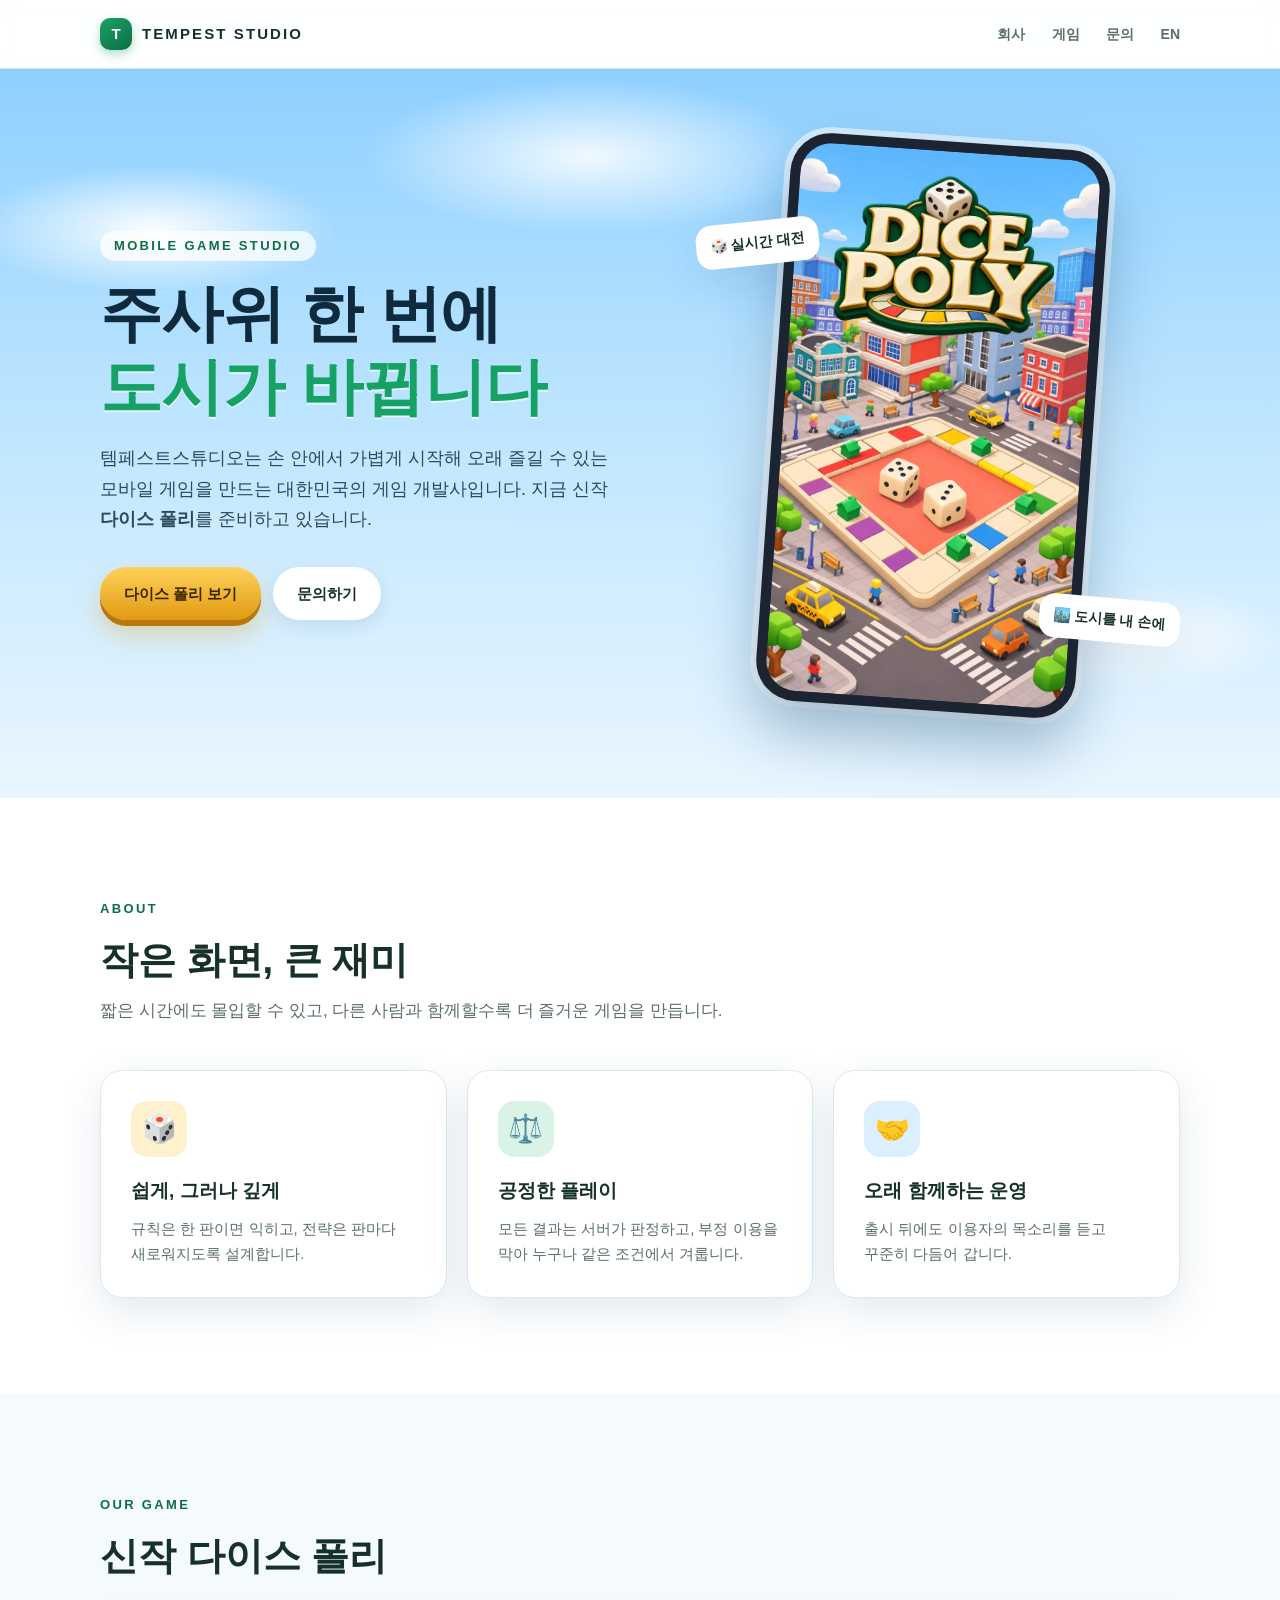
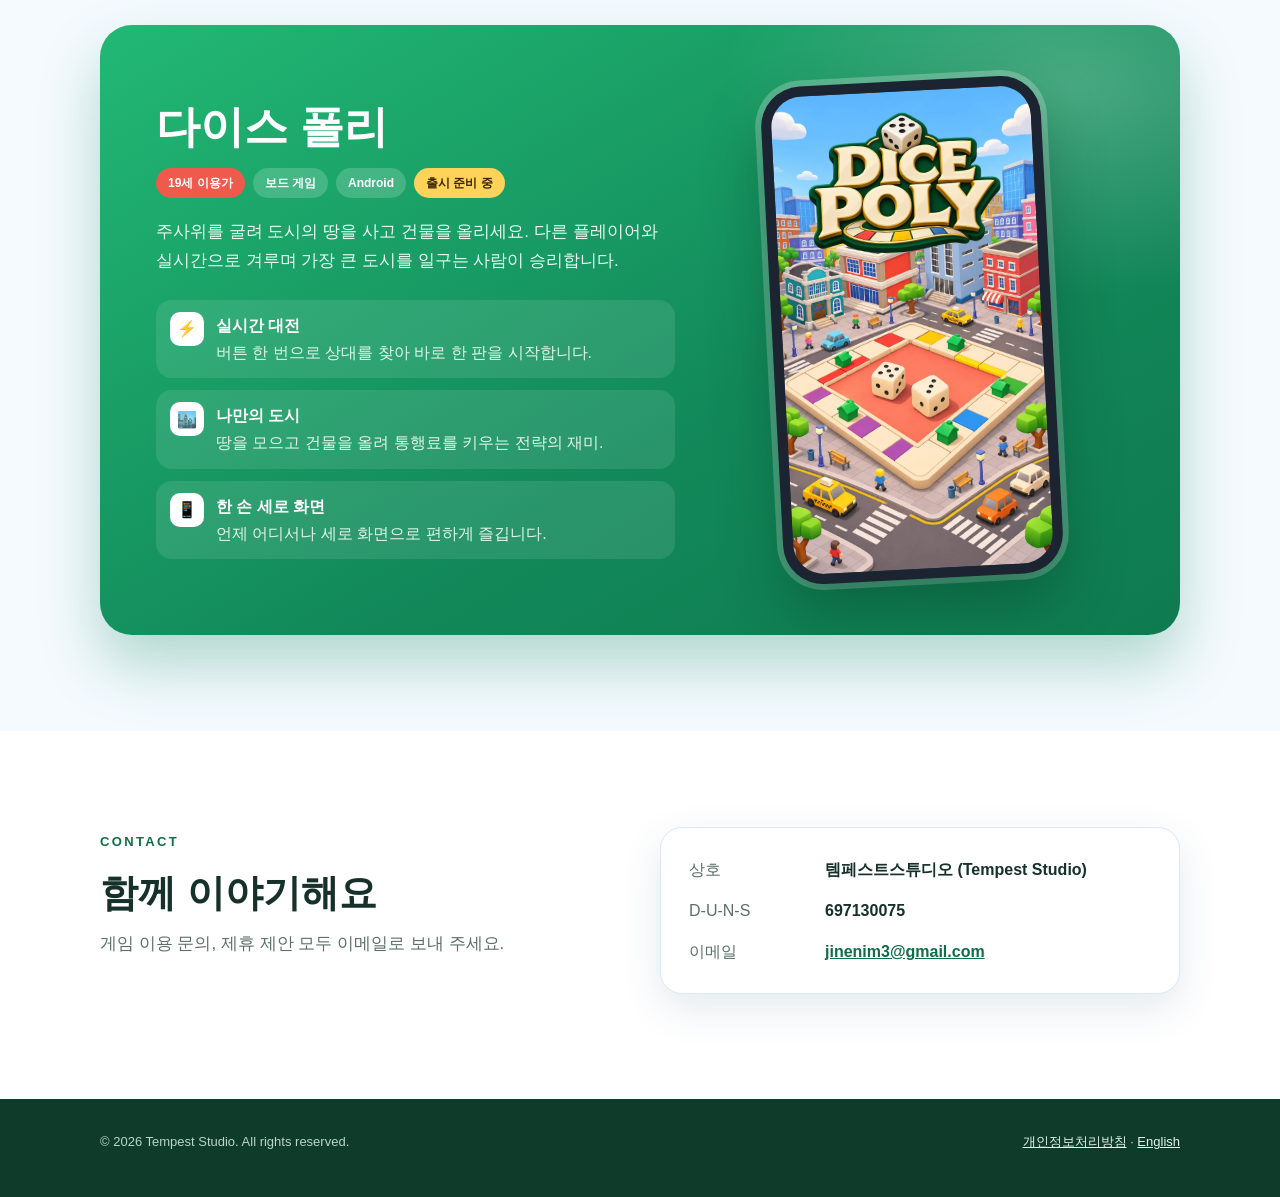
<file: index.html>
<!doctype html>
<!--
  템페스트스튜디오 회사 소개 페이지(한국어, 기본).
  - Google Play Console 조직 계정 전환 시 "웹사이트"로 등록하고,
    Google Search Console로 소유를 확인받는 용도입니다.
  - 영어판: en/index.html (내용을 바꿀 때 같이 바꿉니다), 개인정보처리방침: privacy.html
  - 이미지: images/ (다이스 폴리 세로 타이틀 화면 = 도시 그림 위에 로고를 합친 것, 로고 단독, 공유 미리보기 og.jpg, 파비콘)
  - 문의 이메일은 이 폴더의 모든 html에 같은 값이 들어갑니다. 바꿀 때 전부 같이 바꿉니다.
  - og:url 등 절대 주소는 지금 GitHub Pages 주소입니다. 도메인을 연결하면 바꿉니다.
-->
<html lang="ko">
<head>
  <meta charset="utf-8">
  <meta name="viewport" content="width=device-width, initial-scale=1">
  <title>템페스트스튜디오 | Tempest Studio</title>
  <meta name="description" content="템페스트스튜디오(Tempest Studio)는 모바일 게임을 만드는 대한민국의 게임 개발사입니다. 신작 다이스 폴리를 준비하고 있습니다.">
  <meta name="theme-color" content="#8fd0ff">
  <meta property="og:type" content="website">
  <meta property="og:title" content="템페스트스튜디오 | Tempest Studio">
  <meta property="og:description" content="주사위 하나로 도시를 손에 넣는 실시간 보드 게임, 다이스 폴리">
  <meta property="og:image" content="https://jinenim.github.io/tempeststudio/images/og.jpg">
  <meta property="og:url" content="https://jinenim.github.io/tempeststudio/">
  <link rel="icon" type="image/png" href="images/favicon.png">
  <link rel="alternate" hreflang="en" href="en/">
  <link rel="stylesheet" href="style.css">
</head>
<body>
  <header class="site">
    <div class="wrap">
      <a class="logo" href="./"><span class="mark">T</span><span class="name">TEMPEST STUDIO</span></a>
      <nav class="site">
        <a class="hide-sm" href="#about">회사</a>
        <a class="hide-sm" href="#games">게임</a>
        <a class="hide-sm" href="#contact">문의</a>
        <a href="en/" lang="en">EN</a>
      </nav>
    </div>
  </header>

  <main>
    <div class="hero">
      <div class="wrap">
        <div>
          <span class="eyebrow">Mobile Game Studio</span>
          <h1>주사위 한 번에<br><em>도시가 바뀝니다</em></h1>
          <p class="lead">템페스트스튜디오는 손 안에서 가볍게 시작해 오래 즐길 수 있는 모바일 게임을 만드는 대한민국의 게임 개발사입니다. 지금 신작 <b>다이스 폴리</b>를 준비하고 있습니다.</p>
          <div class="btns">
            <a class="btn primary" href="#games">다이스 폴리 보기</a>
            <a class="btn ghost" href="#contact">문의하기</a>
          </div>
        </div>
        <div class="showcase">
          <div class="phone"><img src="images/dicepoly-title.webp" width="720" height="1280" alt="다이스 폴리 타이틀 화면: 로고 아래 도시 한가운데 놓인 보드 위로 주사위 두 개가 굴러갑니다"></div>
          <span class="sticker s1">🎲 실시간 대전</span>
          <span class="sticker s2">🏙️ 도시를 내 손에</span>
        </div>
      </div>
    </div>

    <section id="about" class="alt">
      <div class="wrap">
        <div class="section-head">
          <span class="eyebrow">About</span>
          <h2>작은 화면, 큰 재미</h2>
          <p>짧은 시간에도 몰입할 수 있고, 다른 사람과 함께할수록 더 즐거운 게임을 만듭니다.</p>
        </div>
        <div class="values">
          <div class="value">
            <div class="icon" aria-hidden="true">🎲</div>
            <h3>쉽게, 그러나 깊게</h3>
            <p>규칙은 한 판이면 익히고, 전략은 판마다 새로워지도록 설계합니다.</p>
          </div>
          <div class="value">
            <div class="icon" aria-hidden="true">⚖️</div>
            <h3>공정한 플레이</h3>
            <p>모든 결과는 서버가 판정하고, 부정 이용을 막아 누구나 같은 조건에서 겨룹니다.</p>
          </div>
          <div class="value">
            <div class="icon" aria-hidden="true">🤝</div>
            <h3>오래 함께하는 운영</h3>
            <p>출시 뒤에도 이용자의 목소리를 듣고 꾸준히 다듬어 갑니다.</p>
          </div>
        </div>
      </div>
    </section>

    <section id="games">
      <div class="wrap">
        <div class="section-head">
          <span class="eyebrow">Our Game</span>
          <h2>신작 다이스 폴리</h2>
        </div>
        <div class="game">
          <div>
            <h3>다이스 폴리</h3>
            <div class="badges">
              <span class="badge age">19세 이용가</span>
              <span class="badge">보드 게임</span>
              <span class="badge">Android</span>
              <span class="badge soon">출시 준비 중</span>
            </div>
            <p class="desc">주사위를 굴려 도시의 땅을 사고 건물을 올리세요. 다른 플레이어와 실시간으로 겨루며 가장 큰 도시를 일구는 사람이 승리합니다.</p>
            <ul class="features">
              <li><span class="dot" aria-hidden="true">⚡</span><span><b>실시간 대전</b>버튼 한 번으로 상대를 찾아 바로 한 판을 시작합니다.</span></li>
              <li><span class="dot" aria-hidden="true">🏙️</span><span><b>나만의 도시</b>땅을 모으고 건물을 올려 통행료를 키우는 전략의 재미.</span></li>
              <li><span class="dot" aria-hidden="true">📱</span><span><b>한 손 세로 화면</b>언제 어디서나 세로 화면으로 편하게 즐깁니다.</span></li>
            </ul>
          </div>
          <div class="shot">
            <div class="phone"><img src="images/dicepoly-title.webp" width="720" height="1280" alt="다이스 폴리 타이틀 화면" loading="lazy"></div>
          </div>
        </div>
      </div>
    </section>

    <section id="contact" class="alt">
      <div class="wrap company">
        <div class="section-head">
          <span class="eyebrow">Contact</span>
          <h2>함께 이야기해요</h2>
          <p>게임 이용 문의, 제휴 제안 모두 이메일로 보내 주세요.</p>
        </div>
        <dl class="info">
          <dt>상호</dt><dd>템페스트스튜디오 (Tempest Studio)</dd>
          <dt>D-U-N-S</dt><dd>697130075</dd>
          <dt>이메일</dt><dd><a href="mailto:jinenim3@gmail.com">jinenim3@gmail.com</a></dd>
        </dl>
      </div>
    </section>
  </main>

  <footer class="site">
    <div class="wrap">
      <span>© 2026 Tempest Studio. All rights reserved.</span>
      <span><a href="privacy.html">개인정보처리방침</a> · <a href="en/" lang="en">English</a></span>
    </div>
  </footer>
</body>
</html>
</file>
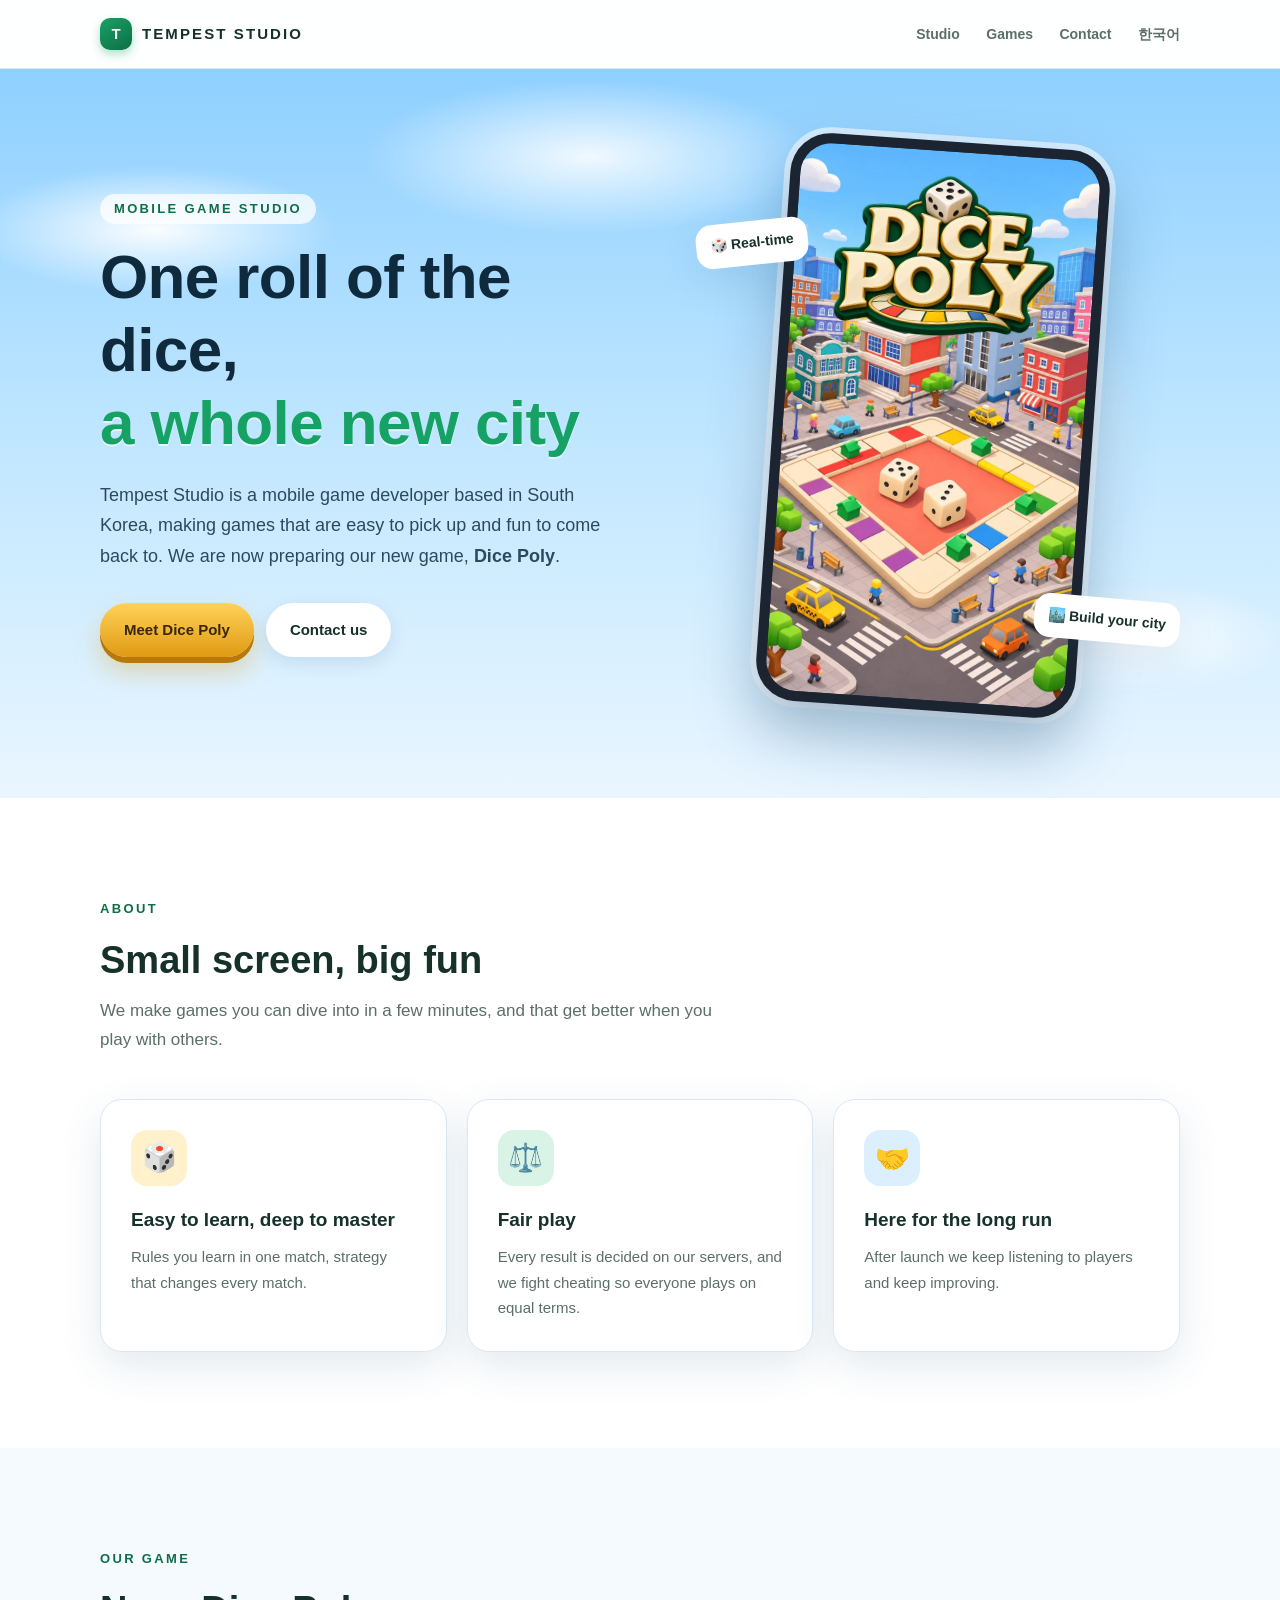
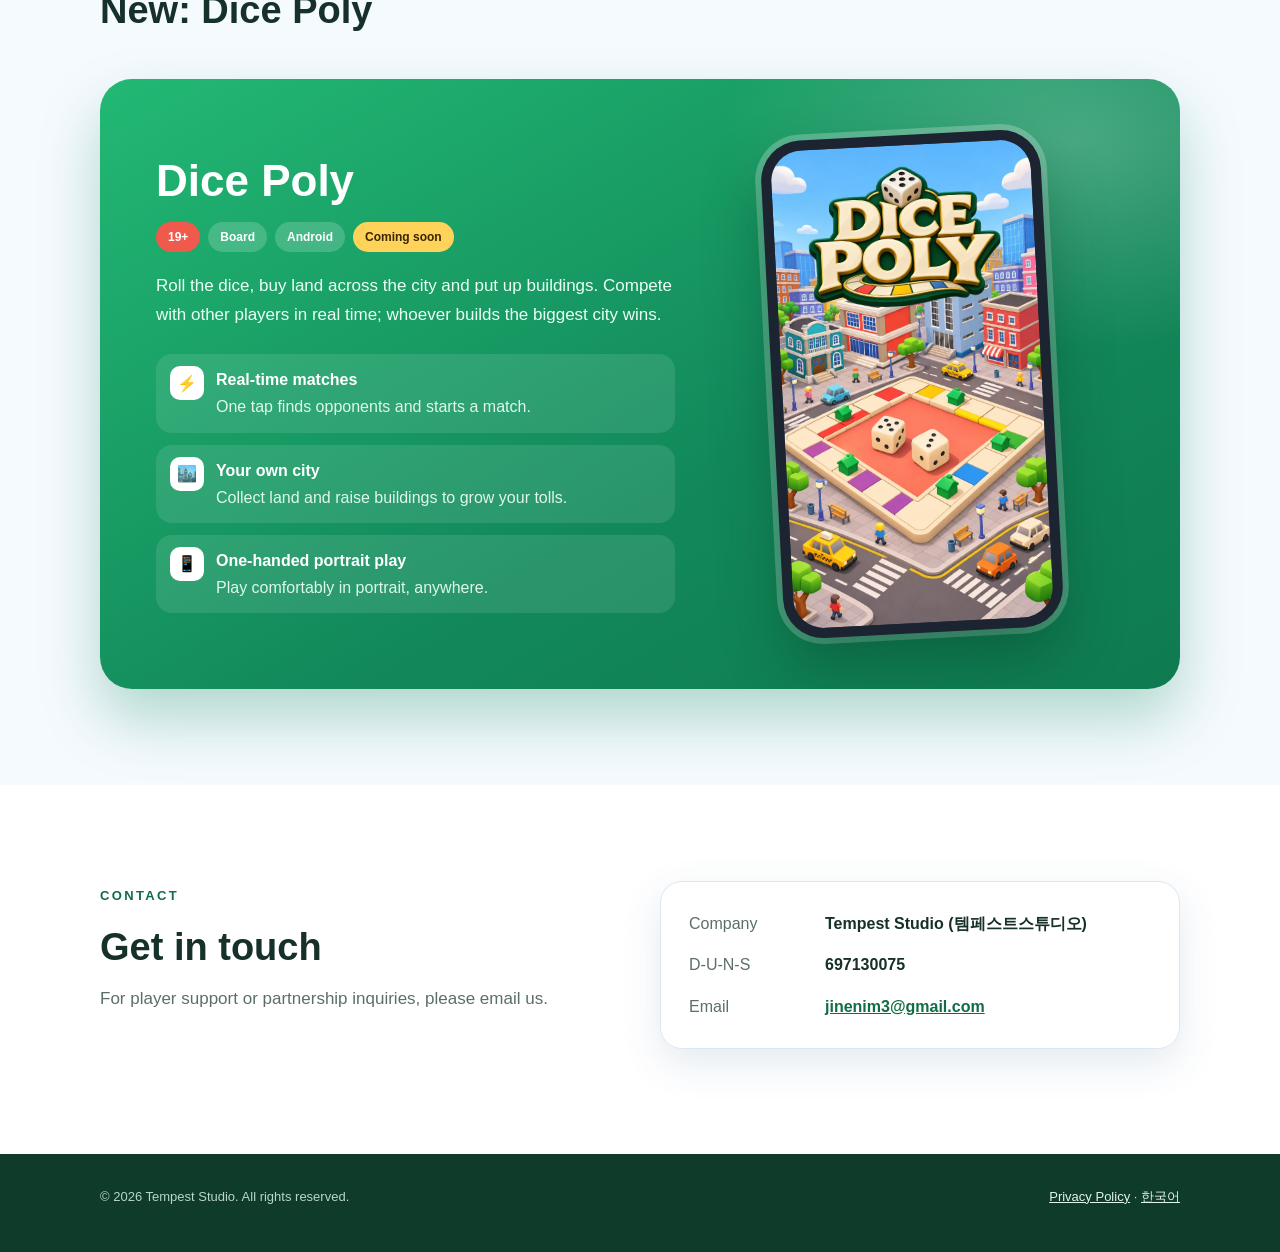
<file: en/index.html>
<!doctype html>
<!--
  템페스트스튜디오 회사 소개 페이지(영어판). 한국어 기본판은 ../index.html 입니다.
  내용을 바꿀 때는 한국어판과 같이 바꿉니다.
-->
<html lang="en">
<head>
  <meta charset="utf-8">
  <meta name="viewport" content="width=device-width, initial-scale=1">
  <title>Tempest Studio</title>
  <meta name="description" content="Tempest Studio is a mobile game developer based in South Korea, now preparing its new game Dice Poly.">
  <meta name="theme-color" content="#8fd0ff">
  <meta property="og:type" content="website">
  <meta property="og:title" content="Tempest Studio">
  <meta property="og:description" content="Dice Poly: roll the dice and build your city in real-time matches.">
  <meta property="og:image" content="https://jinenim.github.io/tempeststudio/images/og.jpg">
  <meta property="og:url" content="https://jinenim.github.io/tempeststudio/en/">
  <link rel="icon" type="image/png" href="../images/favicon.png">
  <link rel="alternate" hreflang="ko" href="../">
  <link rel="stylesheet" href="../style.css">
</head>
<body>
  <header class="site">
    <div class="wrap">
      <a class="logo" href="./"><span class="mark">T</span><span class="name">TEMPEST STUDIO</span></a>
      <nav class="site">
        <a class="hide-sm" href="#about">Studio</a>
        <a class="hide-sm" href="#games">Games</a>
        <a class="hide-sm" href="#contact">Contact</a>
        <a href="../" lang="ko">한국어</a>
      </nav>
    </div>
  </header>

  <main>
    <div class="hero">
      <div class="wrap">
        <div>
          <span class="eyebrow">Mobile Game Studio</span>
          <h1>One roll of the dice,<br><em>a whole new city</em></h1>
          <p class="lead">Tempest Studio is a mobile game developer based in South Korea, making games that are easy to pick up and fun to come back to. We are now preparing our new game, <b>Dice Poly</b>.</p>
          <div class="btns">
            <a class="btn primary" href="#games">Meet Dice Poly</a>
            <a class="btn ghost" href="#contact">Contact us</a>
          </div>
        </div>
        <div class="showcase">
          <div class="phone"><img src="../images/dicepoly-title.webp" width="720" height="1280" alt="Dice Poly title screen: under the logo, two dice roll across a board set in the middle of a city"></div>
          <span class="sticker s1">🎲 Real-time</span>
          <span class="sticker s2">🏙️ Build your city</span>
        </div>
      </div>
    </div>

    <section id="about" class="alt">
      <div class="wrap">
        <div class="section-head">
          <span class="eyebrow">About</span>
          <h2>Small screen, big fun</h2>
          <p>We make games you can dive into in a few minutes, and that get better when you play with others.</p>
        </div>
        <div class="values">
          <div class="value">
            <div class="icon" aria-hidden="true">🎲</div>
            <h3>Easy to learn, deep to master</h3>
            <p>Rules you learn in one match, strategy that changes every match.</p>
          </div>
          <div class="value">
            <div class="icon" aria-hidden="true">⚖️</div>
            <h3>Fair play</h3>
            <p>Every result is decided on our servers, and we fight cheating so everyone plays on equal terms.</p>
          </div>
          <div class="value">
            <div class="icon" aria-hidden="true">🤝</div>
            <h3>Here for the long run</h3>
            <p>After launch we keep listening to players and keep improving.</p>
          </div>
        </div>
      </div>
    </section>

    <section id="games">
      <div class="wrap">
        <div class="section-head">
          <span class="eyebrow">Our Game</span>
          <h2>New: Dice Poly</h2>
        </div>
        <div class="game">
          <div>
            <h3>Dice Poly</h3>
            <div class="badges">
              <span class="badge age">19+</span>
              <span class="badge">Board</span>
              <span class="badge">Android</span>
              <span class="badge soon">Coming soon</span>
            </div>
            <p class="desc">Roll the dice, buy land across the city and put up buildings. Compete with other players in real time; whoever builds the biggest city wins.</p>
            <ul class="features">
              <li><span class="dot" aria-hidden="true">⚡</span><span><b>Real-time matches</b>One tap finds opponents and starts a match.</span></li>
              <li><span class="dot" aria-hidden="true">🏙️</span><span><b>Your own city</b>Collect land and raise buildings to grow your tolls.</span></li>
              <li><span class="dot" aria-hidden="true">📱</span><span><b>One-handed portrait play</b>Play comfortably in portrait, anywhere.</span></li>
            </ul>
          </div>
          <div class="shot">
            <div class="phone"><img src="../images/dicepoly-title.webp" width="720" height="1280" alt="Dice Poly title screen" loading="lazy"></div>
          </div>
        </div>
      </div>
    </section>

    <section id="contact" class="alt">
      <div class="wrap company">
        <div class="section-head">
          <span class="eyebrow">Contact</span>
          <h2>Get in touch</h2>
          <p>For player support or partnership inquiries, please email us.</p>
        </div>
        <dl class="info">
          <dt>Company</dt><dd>Tempest Studio (템페스트스튜디오)</dd>
          <dt>D-U-N-S</dt><dd>697130075</dd>
          <dt>Email</dt><dd><a href="mailto:jinenim3@gmail.com">jinenim3@gmail.com</a></dd>
        </dl>
      </div>
    </section>
  </main>

  <footer class="site">
    <div class="wrap">
      <span>© 2026 Tempest Studio. All rights reserved.</span>
      <span><a href="privacy.html">Privacy Policy</a> · <a href="../" lang="ko">한국어</a></span>
    </div>
  </footer>
</body>
</html>
</file>
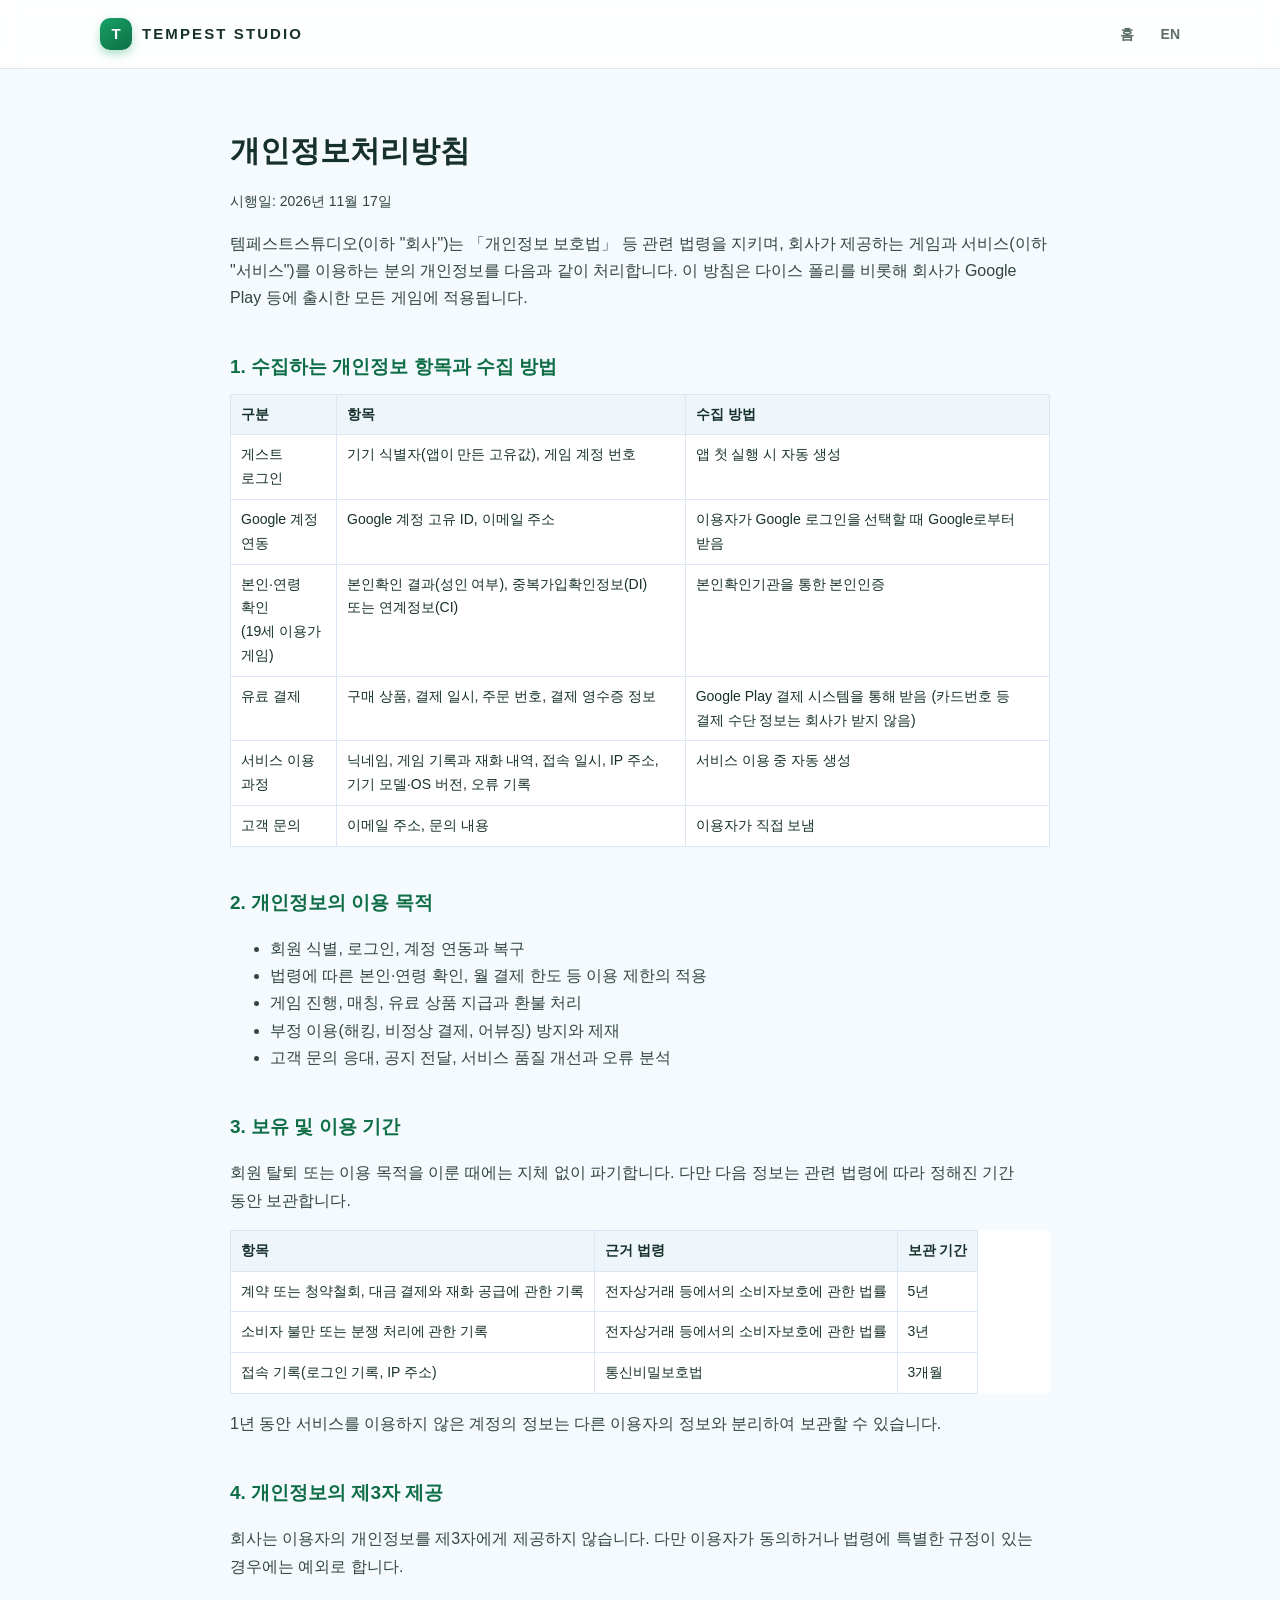
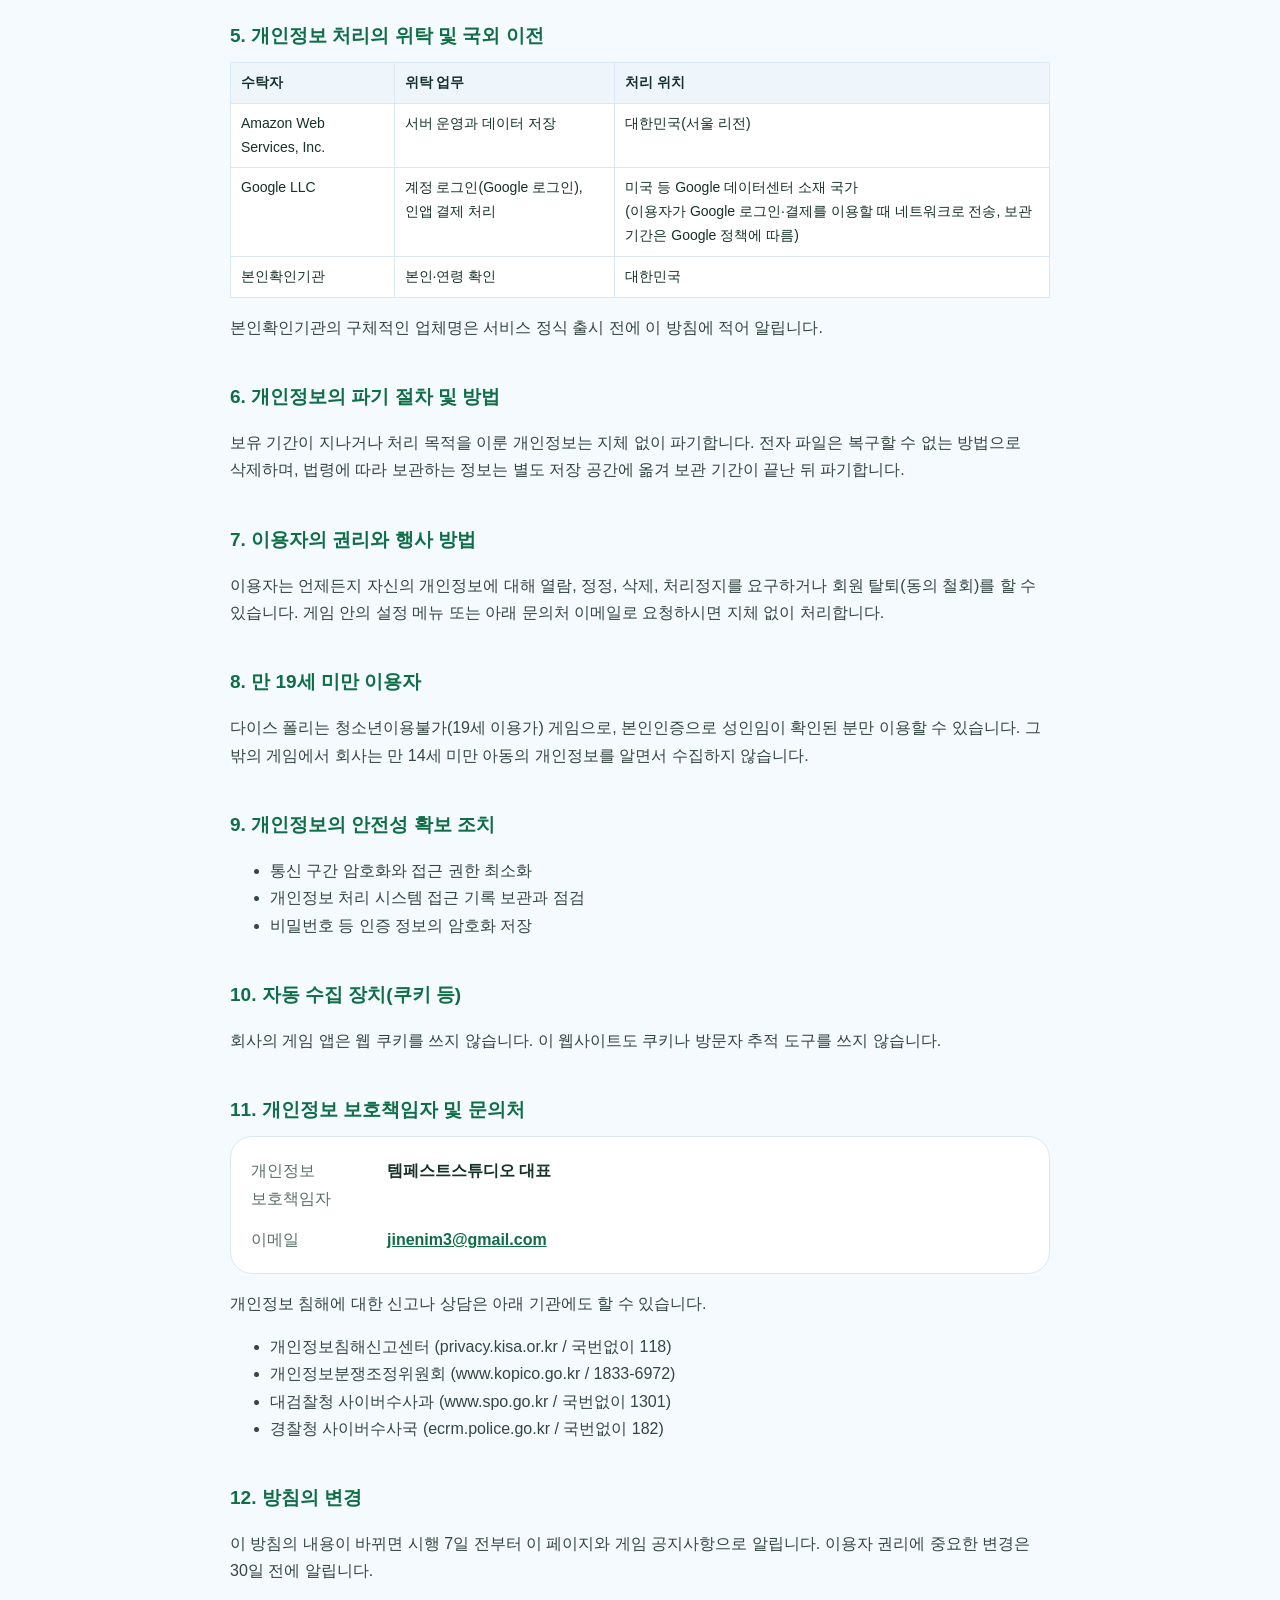
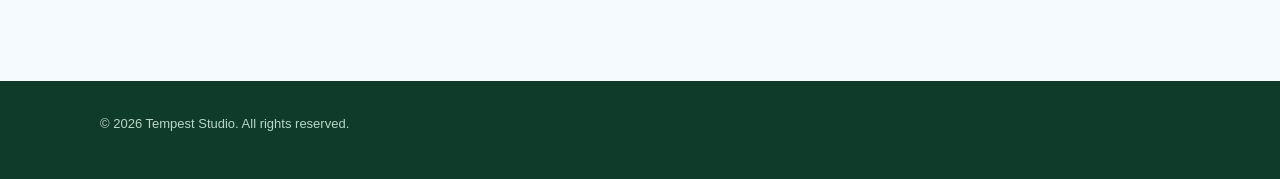
<file: privacy.html>
<!doctype html>
<!--
  템페스트스튜디오 개인정보처리방침(한국어, 정본).
  - Google Play Console 앱 등록의 "개인정보처리방침 URL"로 이 페이지 주소를 넣습니다.
  - 근거: 개인정보 보호법 제30조(처리방침 공개). 게임이 실제로 모으는 항목이 바뀌면
    (예: 광고 SDK 추가, 본인인증 업체 변경) 이 문서와 en/privacy.html 을 같이 고치고 시행일을 올립니다.
  - 수집 항목은 Server/Authenticate/IdentityVerifier.php(Google sub·이메일),
    게스트 로그인(deviceId), 인앱 결제(Server/InAppPurchase) 기준으로 적었습니다.
-->
<html lang="ko">
<head>
  <meta charset="utf-8">
  <meta name="viewport" content="width=device-width, initial-scale=1">
  <title>개인정보처리방침 | Tempest Studio</title>
  <link rel="alternate" hreflang="en" href="en/privacy.html">
  <link rel="icon" type="image/png" href="images/favicon.png">
  <link rel="stylesheet" href="style.css">
</head>
<body>
  <header class="site">
    <div class="wrap">
      <a class="logo" href="./"><span class="mark">T</span><span class="name">TEMPEST STUDIO</span></a>
      <nav class="site">
        <a href="./">홈</a>
        <a href="en/privacy.html" lang="en">EN</a>
      </nav>
    </div>
  </header>

  <main class="wrap doc">
    <h1>개인정보처리방침</h1>
    <p class="meta">시행일: 2026년 11월 17일</p>

    <p>템페스트스튜디오(이하 "회사")는 「개인정보 보호법」 등 관련 법령을 지키며, 회사가 제공하는 게임과 서비스(이하 "서비스")를 이용하는 분의 개인정보를 다음과 같이 처리합니다. 이 방침은 다이스 폴리를 비롯해 회사가 Google Play 등에 출시한 모든 게임에 적용됩니다.</p>

    <h2>1. 수집하는 개인정보 항목과 수집 방법</h2>
    <table>
      <tr><th>구분</th><th>항목</th><th>수집 방법</th></tr>
      <tr><td>게스트 로그인</td><td>기기 식별자(앱이 만든 고유값), 게임 계정 번호</td><td>앱 첫 실행 시 자동 생성</td></tr>
      <tr><td>Google 계정 연동</td><td>Google 계정 고유 ID, 이메일 주소</td><td>이용자가 Google 로그인을 선택할 때 Google로부터 받음</td></tr>
      <tr><td>본인·연령 확인<br>(19세 이용가 게임)</td><td>본인확인 결과(성인 여부), 중복가입확인정보(DI) 또는 연계정보(CI)</td><td>본인확인기관을 통한 본인인증</td></tr>
      <tr><td>유료 결제</td><td>구매 상품, 결제 일시, 주문 번호, 결제 영수증 정보</td><td>Google Play 결제 시스템을 통해 받음 (카드번호 등 결제 수단 정보는 회사가 받지 않음)</td></tr>
      <tr><td>서비스 이용 과정</td><td>닉네임, 게임 기록과 재화 내역, 접속 일시, IP 주소, 기기 모델·OS 버전, 오류 기록</td><td>서비스 이용 중 자동 생성</td></tr>
      <tr><td>고객 문의</td><td>이메일 주소, 문의 내용</td><td>이용자가 직접 보냄</td></tr>
    </table>

    <h2>2. 개인정보의 이용 목적</h2>
    <ul>
      <li>회원 식별, 로그인, 계정 연동과 복구</li>
      <li>법령에 따른 본인·연령 확인, 월 결제 한도 등 이용 제한의 적용</li>
      <li>게임 진행, 매칭, 유료 상품 지급과 환불 처리</li>
      <li>부정 이용(해킹, 비정상 결제, 어뷰징) 방지와 제재</li>
      <li>고객 문의 응대, 공지 전달, 서비스 품질 개선과 오류 분석</li>
    </ul>

    <h2>3. 보유 및 이용 기간</h2>
    <p>회원 탈퇴 또는 이용 목적을 이룬 때에는 지체 없이 파기합니다. 다만 다음 정보는 관련 법령에 따라 정해진 기간 동안 보관합니다.</p>
    <table>
      <tr><th>항목</th><th>근거 법령</th><th>보관 기간</th></tr>
      <tr><td>계약 또는 청약철회, 대금 결제와 재화 공급에 관한 기록</td><td>전자상거래 등에서의 소비자보호에 관한 법률</td><td>5년</td></tr>
      <tr><td>소비자 불만 또는 분쟁 처리에 관한 기록</td><td>전자상거래 등에서의 소비자보호에 관한 법률</td><td>3년</td></tr>
      <tr><td>접속 기록(로그인 기록, IP 주소)</td><td>통신비밀보호법</td><td>3개월</td></tr>
    </table>
    <p>1년 동안 서비스를 이용하지 않은 계정의 정보는 다른 이용자의 정보와 분리하여 보관할 수 있습니다.</p>

    <h2>4. 개인정보의 제3자 제공</h2>
    <p>회사는 이용자의 개인정보를 제3자에게 제공하지 않습니다. 다만 이용자가 동의하거나 법령에 특별한 규정이 있는 경우에는 예외로 합니다.</p>

    <h2>5. 개인정보 처리의 위탁 및 국외 이전</h2>
    <table>
      <tr><th>수탁자</th><th>위탁 업무</th><th>처리 위치</th></tr>
      <tr><td>Amazon Web Services, Inc.</td><td>서버 운영과 데이터 저장</td><td>대한민국(서울 리전)</td></tr>
      <tr><td>Google LLC</td><td>계정 로그인(Google 로그인), 인앱 결제 처리</td><td>미국 등 Google 데이터센터 소재 국가<br>(이용자가 Google 로그인·결제를 이용할 때 네트워크로 전송, 보관 기간은 Google 정책에 따름)</td></tr>
      <tr><td>본인확인기관</td><td>본인·연령 확인</td><td>대한민국</td></tr>
    </table>
    <p>본인확인기관의 구체적인 업체명은 서비스 정식 출시 전에 이 방침에 적어 알립니다.</p>

    <h2>6. 개인정보의 파기 절차 및 방법</h2>
    <p>보유 기간이 지나거나 처리 목적을 이룬 개인정보는 지체 없이 파기합니다. 전자 파일은 복구할 수 없는 방법으로 삭제하며, 법령에 따라 보관하는 정보는 별도 저장 공간에 옮겨 보관 기간이 끝난 뒤 파기합니다.</p>

    <h2>7. 이용자의 권리와 행사 방법</h2>
    <p>이용자는 언제든지 자신의 개인정보에 대해 열람, 정정, 삭제, 처리정지를 요구하거나 회원 탈퇴(동의 철회)를 할 수 있습니다. 게임 안의 설정 메뉴 또는 아래 문의처 이메일로 요청하시면 지체 없이 처리합니다.</p>

    <h2>8. 만 19세 미만 이용자</h2>
    <p>다이스 폴리는 청소년이용불가(19세 이용가) 게임으로, 본인인증으로 성인임이 확인된 분만 이용할 수 있습니다. 그 밖의 게임에서 회사는 만 14세 미만 아동의 개인정보를 알면서 수집하지 않습니다.</p>

    <h2>9. 개인정보의 안전성 확보 조치</h2>
    <ul>
      <li>통신 구간 암호화와 접근 권한 최소화</li>
      <li>개인정보 처리 시스템 접근 기록 보관과 점검</li>
      <li>비밀번호 등 인증 정보의 암호화 저장</li>
    </ul>

    <h2>10. 자동 수집 장치(쿠키 등)</h2>
    <p>회사의 게임 앱은 웹 쿠키를 쓰지 않습니다. 이 웹사이트도 쿠키나 방문자 추적 도구를 쓰지 않습니다.</p>

    <h2>11. 개인정보 보호책임자 및 문의처</h2>
    <dl class="info">
      <dt>개인정보 보호책임자</dt><dd>템페스트스튜디오 대표</dd>
      <dt>이메일</dt><dd><a href="mailto:jinenim3@gmail.com">jinenim3@gmail.com</a></dd>
    </dl>
    <p>개인정보 침해에 대한 신고나 상담은 아래 기관에도 할 수 있습니다.</p>
    <ul>
      <li>개인정보침해신고센터 (privacy.kisa.or.kr / 국번없이 118)</li>
      <li>개인정보분쟁조정위원회 (www.kopico.go.kr / 1833-6972)</li>
      <li>대검찰청 사이버수사과 (www.spo.go.kr / 국번없이 1301)</li>
      <li>경찰청 사이버수사국 (ecrm.police.go.kr / 국번없이 182)</li>
    </ul>

    <h2>12. 방침의 변경</h2>
    <p>이 방침의 내용이 바뀌면 시행 7일 전부터 이 페이지와 게임 공지사항으로 알립니다. 이용자 권리에 중요한 변경은 30일 전에 알립니다.</p>
  </main>

  <footer class="site">
    <div class="wrap">© 2026 Tempest Studio. All rights reserved.</div>
  </footer>
</body>
</html>
</file>
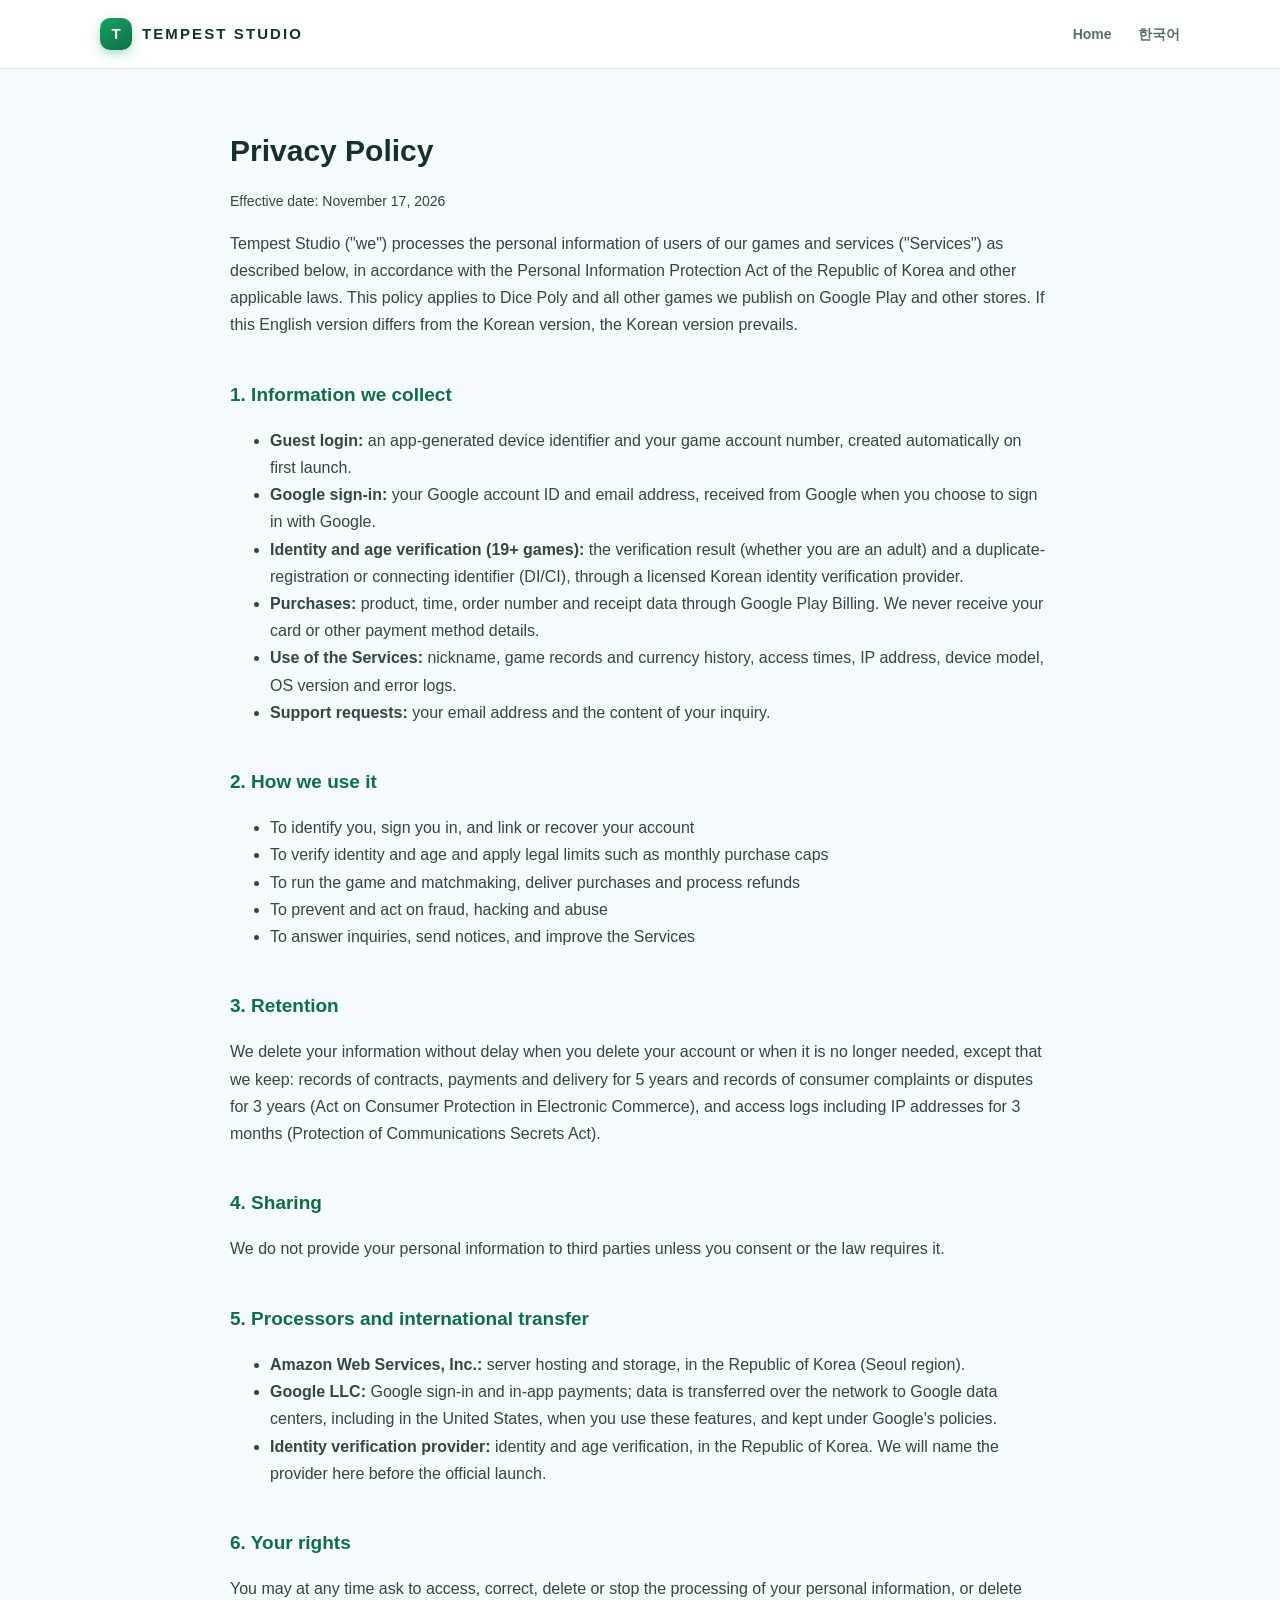
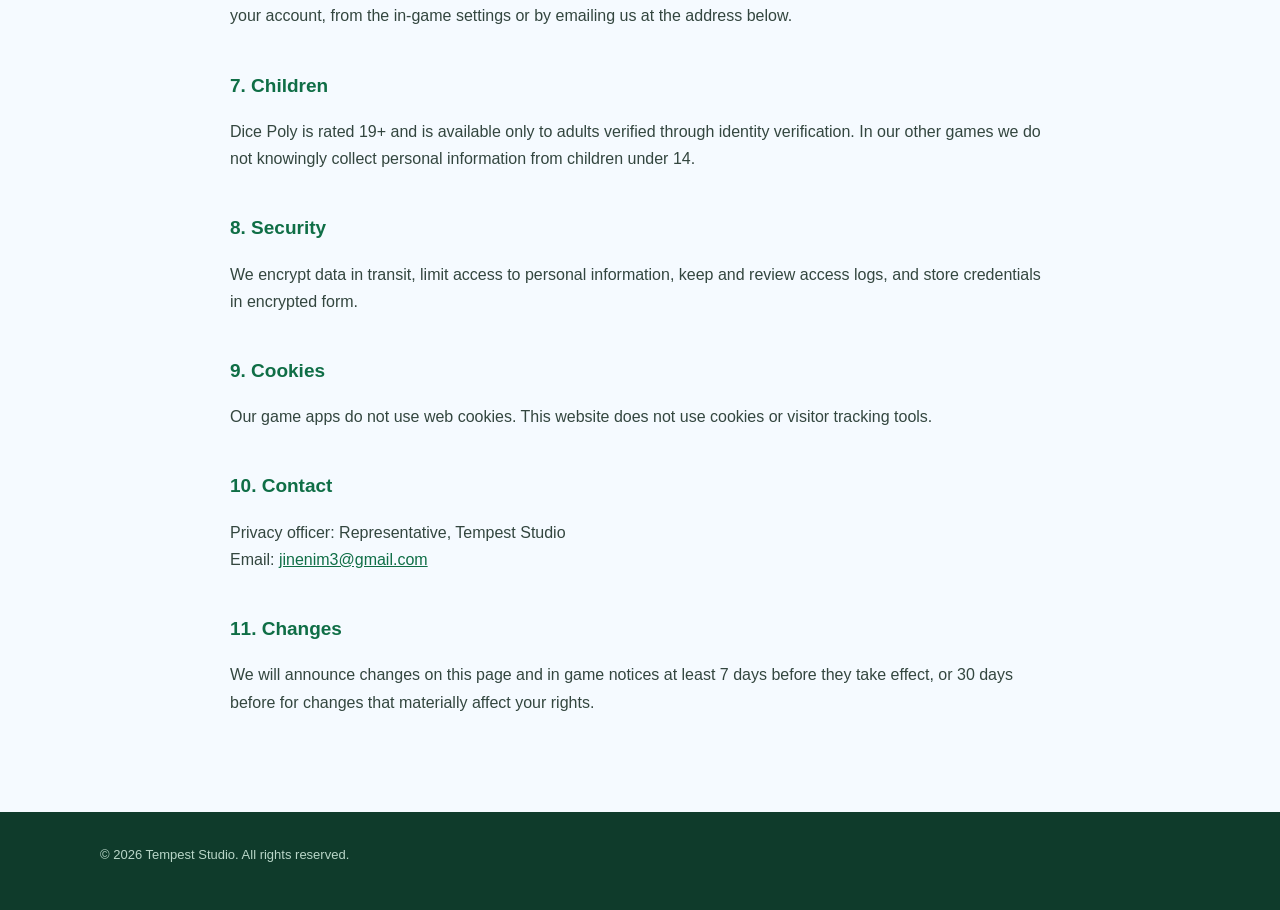
<file: en/privacy.html>
<!doctype html>
<!--
  템페스트스튜디오 개인정보처리방침(영어판). 정본은 ../privacy.html(한국어)이며,
  두 문서가 다르면 한국어판이 우선한다고 본문에 적어 두었습니다. 고칠 때 둘을 같이 고칩니다.
-->
<html lang="en">
<head>
  <meta charset="utf-8">
  <meta name="viewport" content="width=device-width, initial-scale=1">
  <title>Privacy Policy | Tempest Studio</title>
  <link rel="alternate" hreflang="ko" href="../privacy.html">
  <link rel="icon" type="image/png" href="../images/favicon.png">
  <link rel="stylesheet" href="../style.css">
</head>
<body>
  <header class="site">
    <div class="wrap">
      <a class="logo" href="./"><span class="mark">T</span><span class="name">TEMPEST STUDIO</span></a>
      <nav class="site">
        <a href="./">Home</a>
        <a href="../privacy.html" lang="ko">한국어</a>
      </nav>
    </div>
  </header>

  <main class="wrap doc">
    <h1>Privacy Policy</h1>
    <p class="meta">Effective date: November 17, 2026</p>

    <p>Tempest Studio ("we") processes the personal information of users of our games and services ("Services") as described below, in accordance with the Personal Information Protection Act of the Republic of Korea and other applicable laws. This policy applies to Dice Poly and all other games we publish on Google Play and other stores. If this English version differs from the Korean version, the Korean version prevails.</p>

    <h2>1. Information we collect</h2>
    <ul>
      <li><strong>Guest login:</strong> an app-generated device identifier and your game account number, created automatically on first launch.</li>
      <li><strong>Google sign-in:</strong> your Google account ID and email address, received from Google when you choose to sign in with Google.</li>
      <li><strong>Identity and age verification (19+ games):</strong> the verification result (whether you are an adult) and a duplicate-registration or connecting identifier (DI/CI), through a licensed Korean identity verification provider.</li>
      <li><strong>Purchases:</strong> product, time, order number and receipt data through Google Play Billing. We never receive your card or other payment method details.</li>
      <li><strong>Use of the Services:</strong> nickname, game records and currency history, access times, IP address, device model, OS version and error logs.</li>
      <li><strong>Support requests:</strong> your email address and the content of your inquiry.</li>
    </ul>

    <h2>2. How we use it</h2>
    <ul>
      <li>To identify you, sign you in, and link or recover your account</li>
      <li>To verify identity and age and apply legal limits such as monthly purchase caps</li>
      <li>To run the game and matchmaking, deliver purchases and process refunds</li>
      <li>To prevent and act on fraud, hacking and abuse</li>
      <li>To answer inquiries, send notices, and improve the Services</li>
    </ul>

    <h2>3. Retention</h2>
    <p>We delete your information without delay when you delete your account or when it is no longer needed, except that we keep: records of contracts, payments and delivery for 5 years and records of consumer complaints or disputes for 3 years (Act on Consumer Protection in Electronic Commerce), and access logs including IP addresses for 3 months (Protection of Communications Secrets Act).</p>

    <h2>4. Sharing</h2>
    <p>We do not provide your personal information to third parties unless you consent or the law requires it.</p>

    <h2>5. Processors and international transfer</h2>
    <ul>
      <li><strong>Amazon Web Services, Inc.:</strong> server hosting and storage, in the Republic of Korea (Seoul region).</li>
      <li><strong>Google LLC:</strong> Google sign-in and in-app payments; data is transferred over the network to Google data centers, including in the United States, when you use these features, and kept under Google's policies.</li>
      <li><strong>Identity verification provider:</strong> identity and age verification, in the Republic of Korea. We will name the provider here before the official launch.</li>
    </ul>

    <h2>6. Your rights</h2>
    <p>You may at any time ask to access, correct, delete or stop the processing of your personal information, or delete your account, from the in-game settings or by emailing us at the address below.</p>

    <h2>7. Children</h2>
    <p>Dice Poly is rated 19+ and is available only to adults verified through identity verification. In our other games we do not knowingly collect personal information from children under 14.</p>

    <h2>8. Security</h2>
    <p>We encrypt data in transit, limit access to personal information, keep and review access logs, and store credentials in encrypted form.</p>

    <h2>9. Cookies</h2>
    <p>Our game apps do not use web cookies. This website does not use cookies or visitor tracking tools.</p>

    <h2>10. Contact</h2>
    <p>Privacy officer: Representative, Tempest Studio<br>
    Email: <a href="mailto:jinenim3@gmail.com">jinenim3@gmail.com</a></p>

    <h2>11. Changes</h2>
    <p>We will announce changes on this page and in game notices at least 7 days before they take effect, or 30 days before for changes that materially affect your rights.</p>
  </main>

  <footer class="site">
    <div class="wrap">© 2026 Tempest Studio. All rights reserved.</div>
  </footer>
</body>
</html>
</file>
<file: style.css>
/*
 * 템페스트스튜디오 회사 웹사이트 공용 스타일.
 * index.html, privacy.html, en/*.html 이 모두 이 파일 하나를 읽습니다.
 * 밝은 하늘색 바탕에, 다이스 폴리 일러스트의 색(하늘 파랑, 잔디 초록, 로고 금색, 보드 빨강)을 포인트로 씁니다.
 * 외부 글꼴·스크립트 없이 정적 파일만으로 동작하도록 시스템 글꼴을 씁니다.
 */
:root {
  --bg: #f5faff;          /* 페이지 바탕: 아주 옅은 하늘색 */
  --bg-2: #ffffff;        /* 구역을 나누는 흰 바탕 */
  --surface: #ffffff;     /* 카드 */
  --line: #dbe8f3;
  --text: #16302a;        /* 본문: 로고 초록을 아주 진하게 */
  --muted: #5b6f68;
  --sky: #3aa6f0;         /* 일러스트 하늘색 */
  --sky-soft: #cfeaff;
  --green: #17a265;       /* 로고·잔디 초록 */
  --green-dark: #0f6e46;
  --gold: #f4b92d;        /* 로고 테두리 금색 */
  --gold-2: #e09a12;
  --red: #ef5a4c;         /* 보드 빨강 */
  --max: 1120px;
  --radius: 22px;
  --shadow: 0 14px 40px rgba(30, 80, 120, .12);
}
* { box-sizing: border-box; }
html { -webkit-text-size-adjust: 100%; scroll-behavior: smooth; }
body {
  margin: 0;
  background: var(--bg);
  color: var(--text);
  font-family: -apple-system, BlinkMacSystemFont, "Apple SD Gothic Neo", "Malgun Gothic", "Noto Sans KR", "Segoe UI", Roboto, sans-serif;
  line-height: 1.7;
  word-break: keep-all; /* 한국어 단어가 줄 끝에서 쪼개지지 않게 */
  overflow-x: hidden;
}
img { max-width: 100%; height: auto; display: block; } /* width·height 속성은 자리 잡기용, 실제 높이는 비율대로 */
a { color: var(--green-dark); }
.wrap { max-width: var(--max); margin: 0 auto; padding-left: 20px; padding-right: 20px; }

/* ── 머리글: 스크롤해도 위에 붙어 있게 ── */
header.site {
  position: sticky; top: 0; z-index: 10;
  background: rgba(255, 255, 255, .85);
  backdrop-filter: blur(10px); -webkit-backdrop-filter: blur(10px);
  border-bottom: 1px solid var(--line);
}
header.site .wrap { display: flex; align-items: center; justify-content: space-between; height: 68px; gap: 16px; }
.logo { display: flex; align-items: center; gap: 10px; white-space: nowrap; color: var(--text); text-decoration: none; font-weight: 800; letter-spacing: .14em; font-size: 15px; }
.logo .mark {
  width: 32px; height: 32px; border-radius: 10px; display: grid; place-items: center;
  background: linear-gradient(145deg, var(--green), var(--green-dark)); color: #fff; font-size: 15px; letter-spacing: 0;
  box-shadow: 0 4px 10px rgba(23, 162, 101, .35);
}
nav.site a { color: var(--muted); text-decoration: none; margin-left: 22px; font-size: 14px; font-weight: 600; }
nav.site a:hover { color: var(--green-dark); }

/* ── 첫 화면: 하늘과 구름 ── */
.hero {
  position: relative; overflow: hidden;
  background:
    radial-gradient(260px 90px at 12% 22%, rgba(255, 255, 255, .95), transparent 70%),
    radial-gradient(320px 110px at 46% 12%, rgba(255, 255, 255, .85), transparent 70%),
    radial-gradient(240px 80px at 88% 78%, rgba(255, 255, 255, .9), transparent 70%),
    linear-gradient(180deg, #8fd0ff 0%, #c4e8ff 55%, #eaf6ff 100%);
}
.hero .wrap { display: grid; grid-template-columns: 1.05fr .95fr; align-items: center; gap: 40px; padding-top: 72px; padding-bottom: 88px; }
.eyebrow { display: inline-block; font-size: 13px; font-weight: 800; letter-spacing: .18em; color: var(--green-dark); text-transform: uppercase; margin-bottom: 16px; }
.hero .eyebrow { background: rgba(255, 255, 255, .75); padding: 4px 14px; border-radius: 999px; }
.hero h1 { font-size: clamp(36px, 5.4vw, 62px); line-height: 1.18; margin: 0 0 20px; letter-spacing: -.01em; color: #0f2a3d; }
.hero h1 em { font-style: normal; color: var(--green); text-shadow: 0 2px 0 rgba(255, 255, 255, .6); }
.hero p.lead { color: #2c4a5c; font-size: 18px; max-width: 520px; margin: 0 0 32px; }
.btns { display: flex; flex-wrap: wrap; gap: 12px; }
.btn {
  display: inline-flex; align-items: center; gap: 8px; padding: 14px 24px; border-radius: 999px;
  font-weight: 800; font-size: 15px; text-decoration: none; transition: transform .15s ease, box-shadow .15s ease;
}
.btn:hover { transform: translateY(-2px); }
.btn.primary { background: linear-gradient(180deg, #ffd25a, var(--gold-2)); color: #3a2600; box-shadow: 0 6px 0 #b9790a, 0 14px 26px rgba(224, 154, 18, .35); }
.btn.ghost { background: #fff; color: var(--text); box-shadow: 0 6px 18px rgba(30, 80, 120, .12); }

/* 휴대폰 모양 틀 안에 세로 타이틀 화면(로고가 박힌 이미지)을 넣음 */
.showcase { position: relative; display: flex; justify-content: center; }
.phone {
  position: relative; width: min(320px, 72vw); aspect-ratio: 9 / 16;
  border-radius: 40px; padding: 10px; background: #1b2430;
  box-shadow: 0 30px 60px rgba(20, 70, 110, .35), 0 0 0 6px rgba(255, 255, 255, .6);
  transform: rotate(4deg);
}
.phone img { width: 100%; height: 100%; object-fit: cover; border-radius: 31px; }
/* 휴대폰 뒤에 깔리는 둥근 빛 */
.showcase::before {
  content: ""; position: absolute; width: 420px; height: 420px; border-radius: 50%;
  top: 50%; left: 50%; transform: translate(-50%, -50%);
  background: radial-gradient(circle, rgba(255, 255, 255, .9), rgba(255, 255, 255, 0) 70%);
}
.sticker {
  position: absolute; z-index: 2; background: #fff; border-radius: 16px; padding: 10px 14px;
  box-shadow: var(--shadow); font-weight: 800; font-size: 14px; display: flex; align-items: center; gap: 8px;
}
.sticker.s1 { top: 14%; left: 2%; transform: rotate(-6deg); }
.sticker.s2 { bottom: 12%; right: 0; transform: rotate(5deg); }

/* ── 공통 구역 ── */
section { padding: 96px 0; }
section.alt { background: var(--bg-2); }
.section-head { max-width: 640px; margin-bottom: 44px; }
.section-head h2 { font-size: clamp(28px, 3.6vw, 38px); line-height: 1.3; margin: 0 0 12px; }
.section-head p { color: var(--muted); margin: 0; font-size: 17px; }

.values { display: grid; grid-template-columns: repeat(3, 1fr); gap: 20px; }
.value { background: var(--surface); border: 1px solid var(--line); border-radius: var(--radius); padding: 30px; box-shadow: var(--shadow); }
.value .icon { font-size: 28px; width: 56px; height: 56px; display: grid; place-items: center; border-radius: 16px; margin-bottom: 18px; }
.value:nth-child(1) .icon { background: #fff1cc; }
.value:nth-child(2) .icon { background: #d9f3e6; }
.value:nth-child(3) .icon { background: #dcefff; }
.value h3 { margin: 0 0 8px; font-size: 19px; }
.value p { margin: 0; color: var(--muted); font-size: 15px; }

/* ── 다이스 폴리 소개: 로고 초록의 밝은 판 ── */
.game {
  position: relative; overflow: hidden; border-radius: 32px; color: #fff;
  background:
    radial-gradient(500px 300px at 90% 10%, rgba(255, 255, 255, .22), transparent 70%),
    linear-gradient(150deg, #22b874, #12895a 60%, #0f7a50);
  box-shadow: 0 30px 60px rgba(18, 137, 90, .30);
  display: grid; grid-template-columns: 1.1fr .9fr; gap: 24px; align-items: center;
  padding: 56px;
}
.game h3 { font-size: clamp(30px, 4vw, 44px); margin: 0 0 14px; line-height: 1.2; }
.badges { display: flex; flex-wrap: wrap; gap: 8px; margin-bottom: 20px; }
.badge { font-size: 12px; font-weight: 800; padding: 5px 12px; border-radius: 999px; background: rgba(255, 255, 255, .18); color: #fff; }
.badge.age { background: var(--red); }
.badge.soon { background: #ffd25a; color: #3a2600; }
.game p.desc { color: #eafff4; font-size: 17px; margin: 0 0 24px; }
.features { list-style: none; padding: 0; margin: 0; display: grid; gap: 12px; }
.features li { display: flex; gap: 12px; align-items: flex-start; color: #dff8ea; background: rgba(255, 255, 255, .10); border-radius: 16px; padding: 12px 14px; }
.features li b { color: #fff; display: block; }
.features .dot { flex: none; width: 34px; height: 34px; border-radius: 10px; display: grid; place-items: center; font-size: 16px; background: #fff; }
.game .shot { justify-self: center; }
.game .shot .phone { width: min(280px, 66vw); transform: rotate(-3deg); box-shadow: 0 30px 60px rgba(0, 50, 30, .35), 0 0 0 6px rgba(255, 255, 255, .25); }

/* ── 회사 정보 ── */
.company { display: grid; grid-template-columns: 1fr 1fr; gap: 40px; align-items: start; }
dl.info { display: grid; grid-template-columns: 120px 1fr; gap: 14px 16px; margin: 0; background: var(--surface); border: 1px solid var(--line); border-radius: var(--radius); padding: 28px; box-shadow: var(--shadow); }
dl.info dt { color: var(--muted); }
dl.info dd { margin: 0; font-weight: 600; }

footer.site { background: #0f3b2b; color: #b9d6c8; padding: 32px 0 44px; font-size: 13px; }
footer.site .wrap { display: flex; flex-wrap: wrap; justify-content: space-between; gap: 12px; }
footer.site a { color: #e2f3ea; }

/* ── 개인정보처리방침 같은 긴 문서 ── */
.doc { padding-top: 56px; padding-bottom: 80px; max-width: 860px; }
.doc h1 { font-size: 30px; margin: 0 0 8px; }
.doc h2 { font-size: 19px; margin: 40px 0 10px; color: var(--green-dark); }
.doc p, .doc li { color: #33463f; }
.doc table { border-collapse: collapse; width: 100%; font-size: 14px; display: block; overflow-x: auto; background: #fff; }
.doc th, .doc td { border: 1px solid var(--line); padding: 8px 10px; text-align: left; vertical-align: top; }
.doc th { background: #eef6fc; }
.doc dl.info { padding: 20px; box-shadow: none; }
.meta { color: var(--muted); font-size: 14px; }

/* ── 좁은 화면 ── */
@media (max-width: 900px) {
  .hero .wrap { grid-template-columns: 1fr; padding-top: 48px; padding-bottom: 72px; gap: 48px; }
  .values { grid-template-columns: 1fr; }
  .game { grid-template-columns: 1fr; padding: 36px 24px; }
  .company { grid-template-columns: 1fr; }
  section { padding: 72px 0; }
}
@media (max-width: 560px) {
  nav.site a { margin-left: 14px; }
  nav.site a.hide-sm { display: none; } /* 머리글을 한 줄로 유지하려고 같은 페이지 안 이동 링크는 숨김 */
  .logo .name { letter-spacing: .08em; font-size: 14px; }
  .sticker { font-size: 12px; padding: 8px 10px; }
  dl.info { grid-template-columns: 1fr; gap: 2px; }
  dl.info dd { margin-bottom: 12px; }
}
@media (prefers-reduced-motion: reduce) {
  html { scroll-behavior: auto; }
  .btn { transition: none; }
}
</file>
